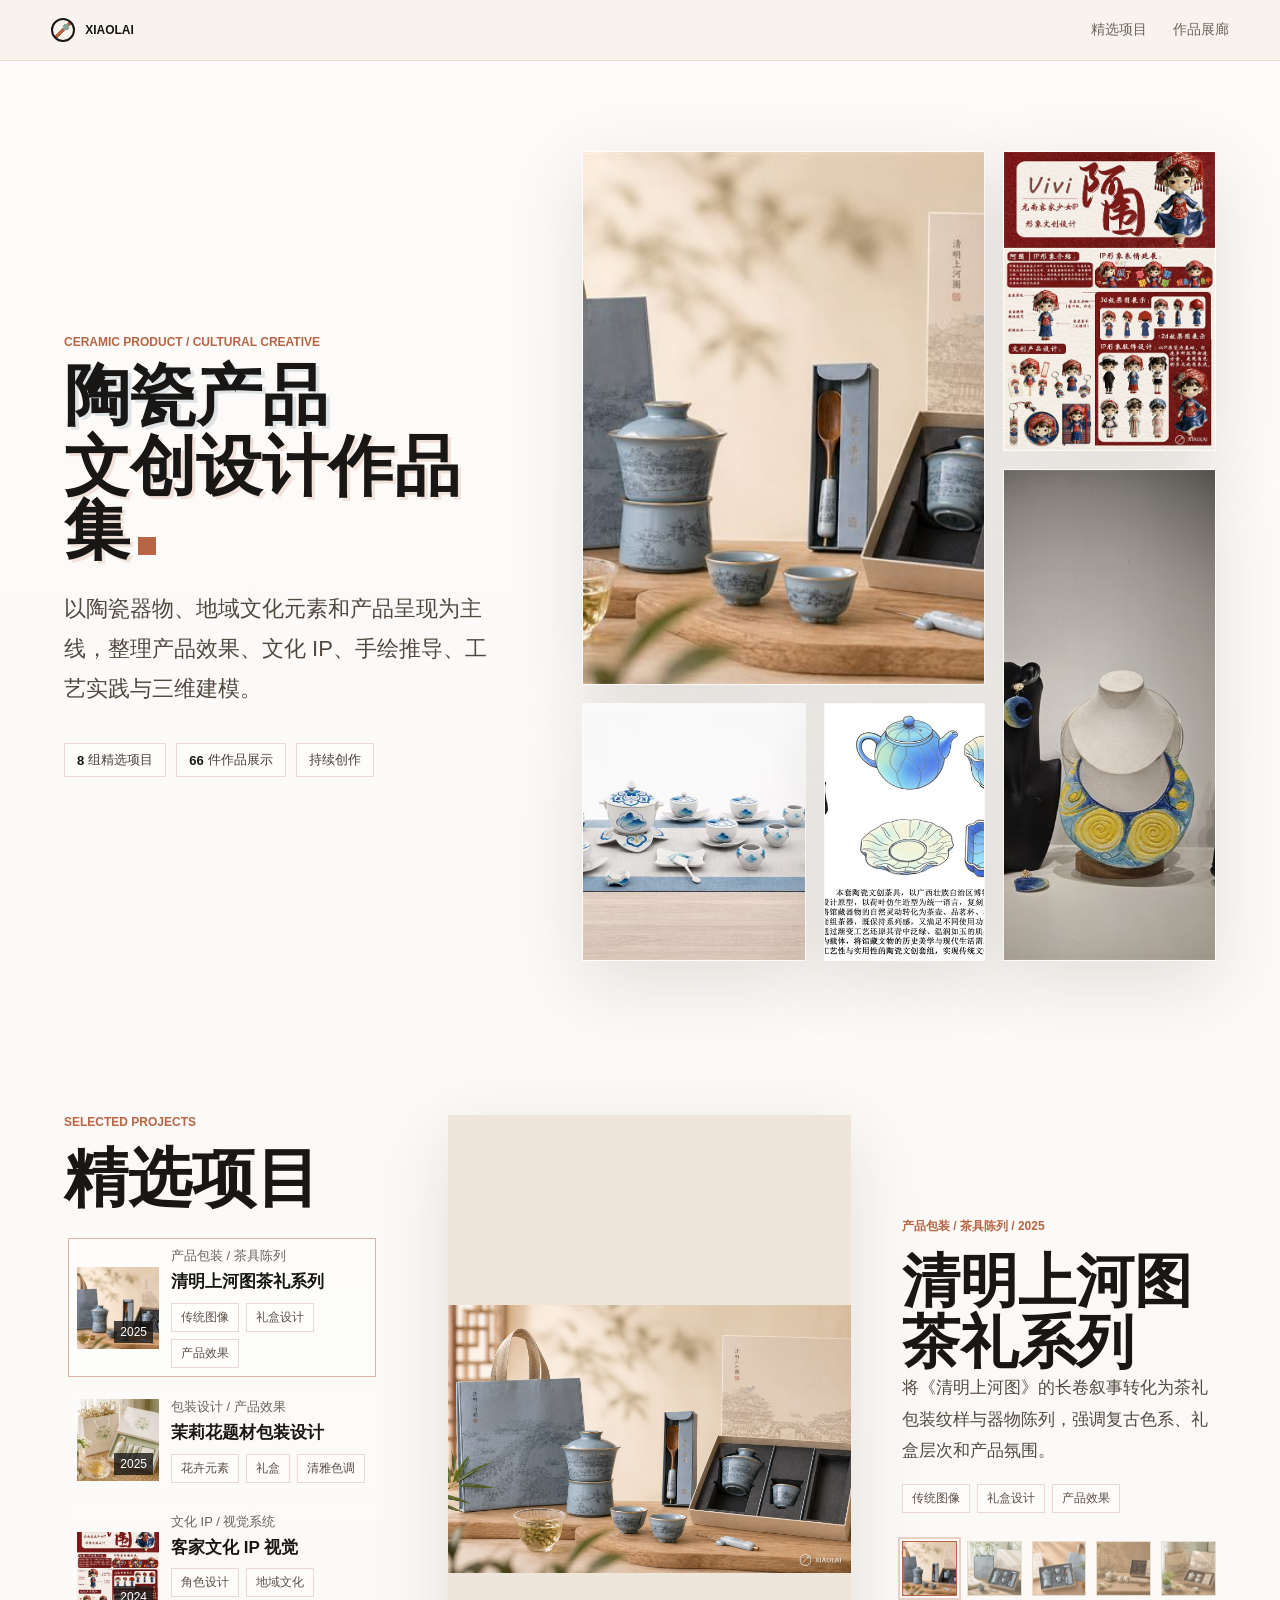
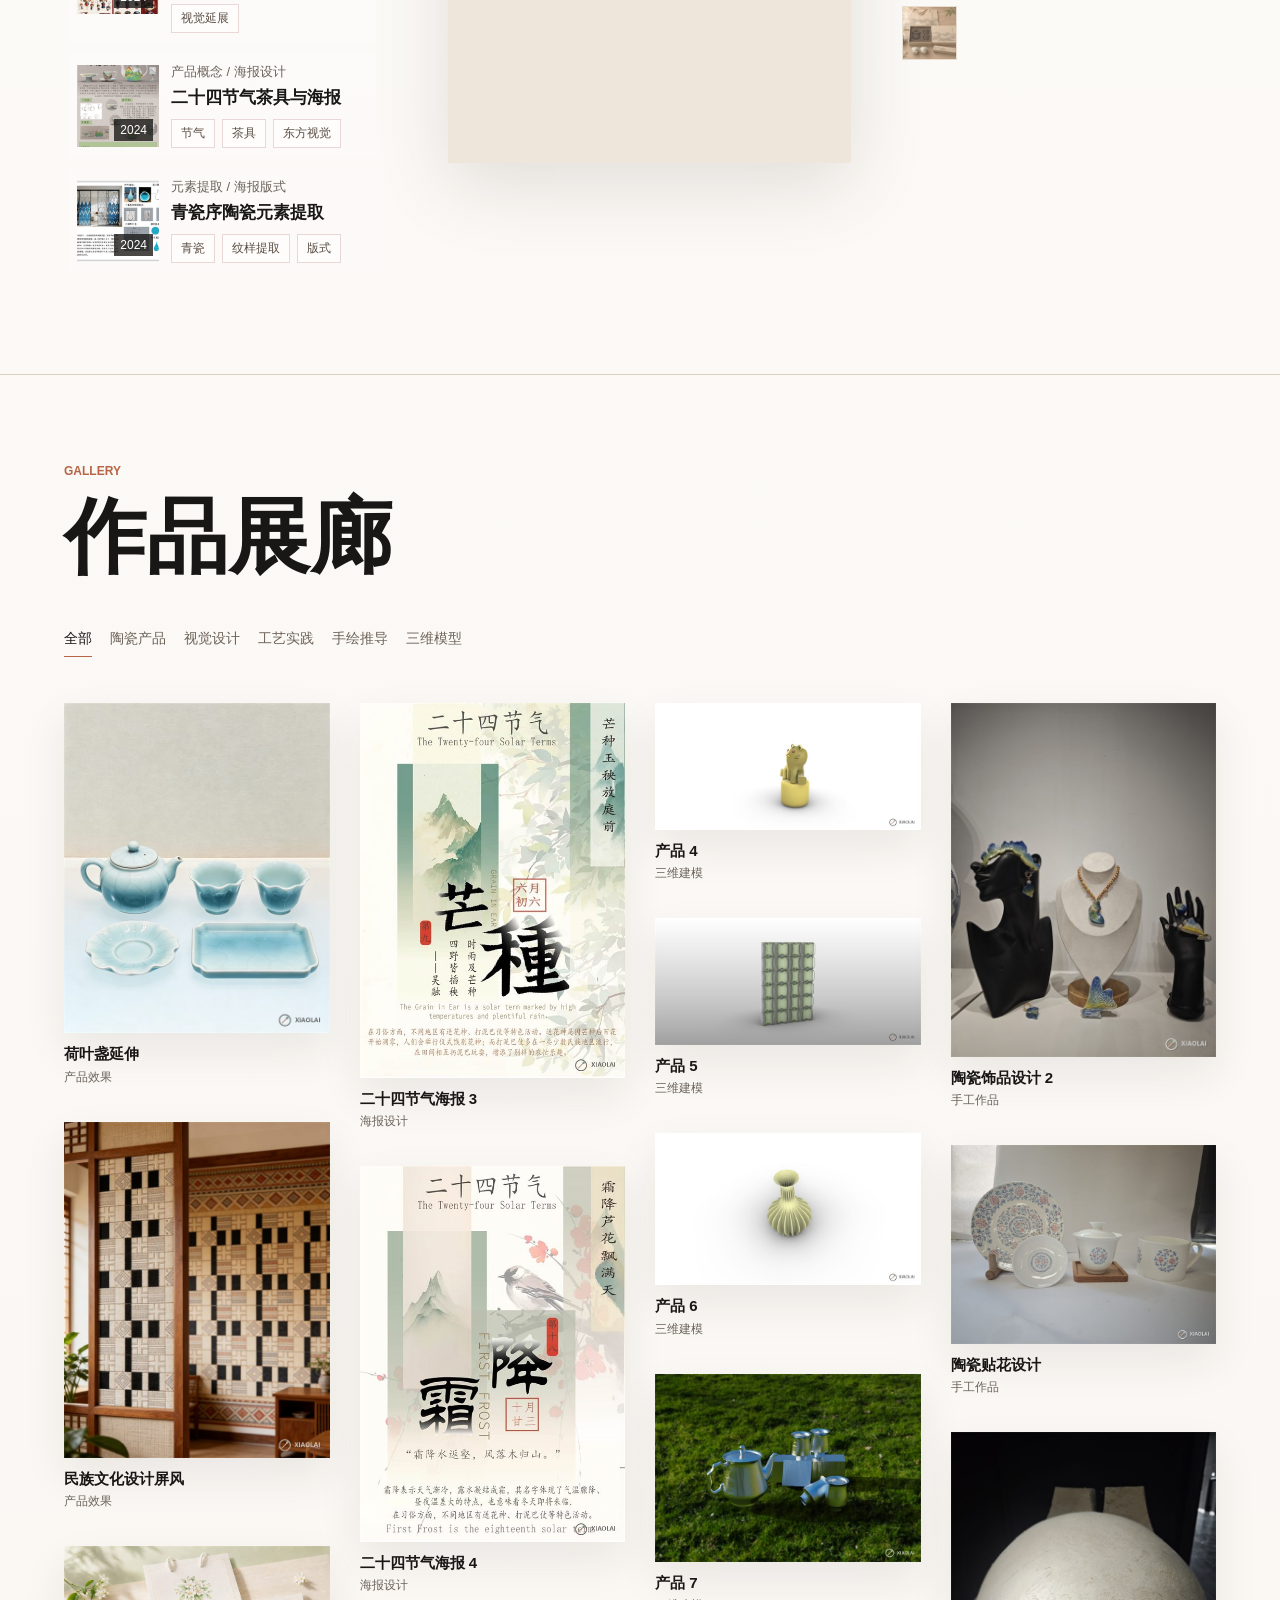
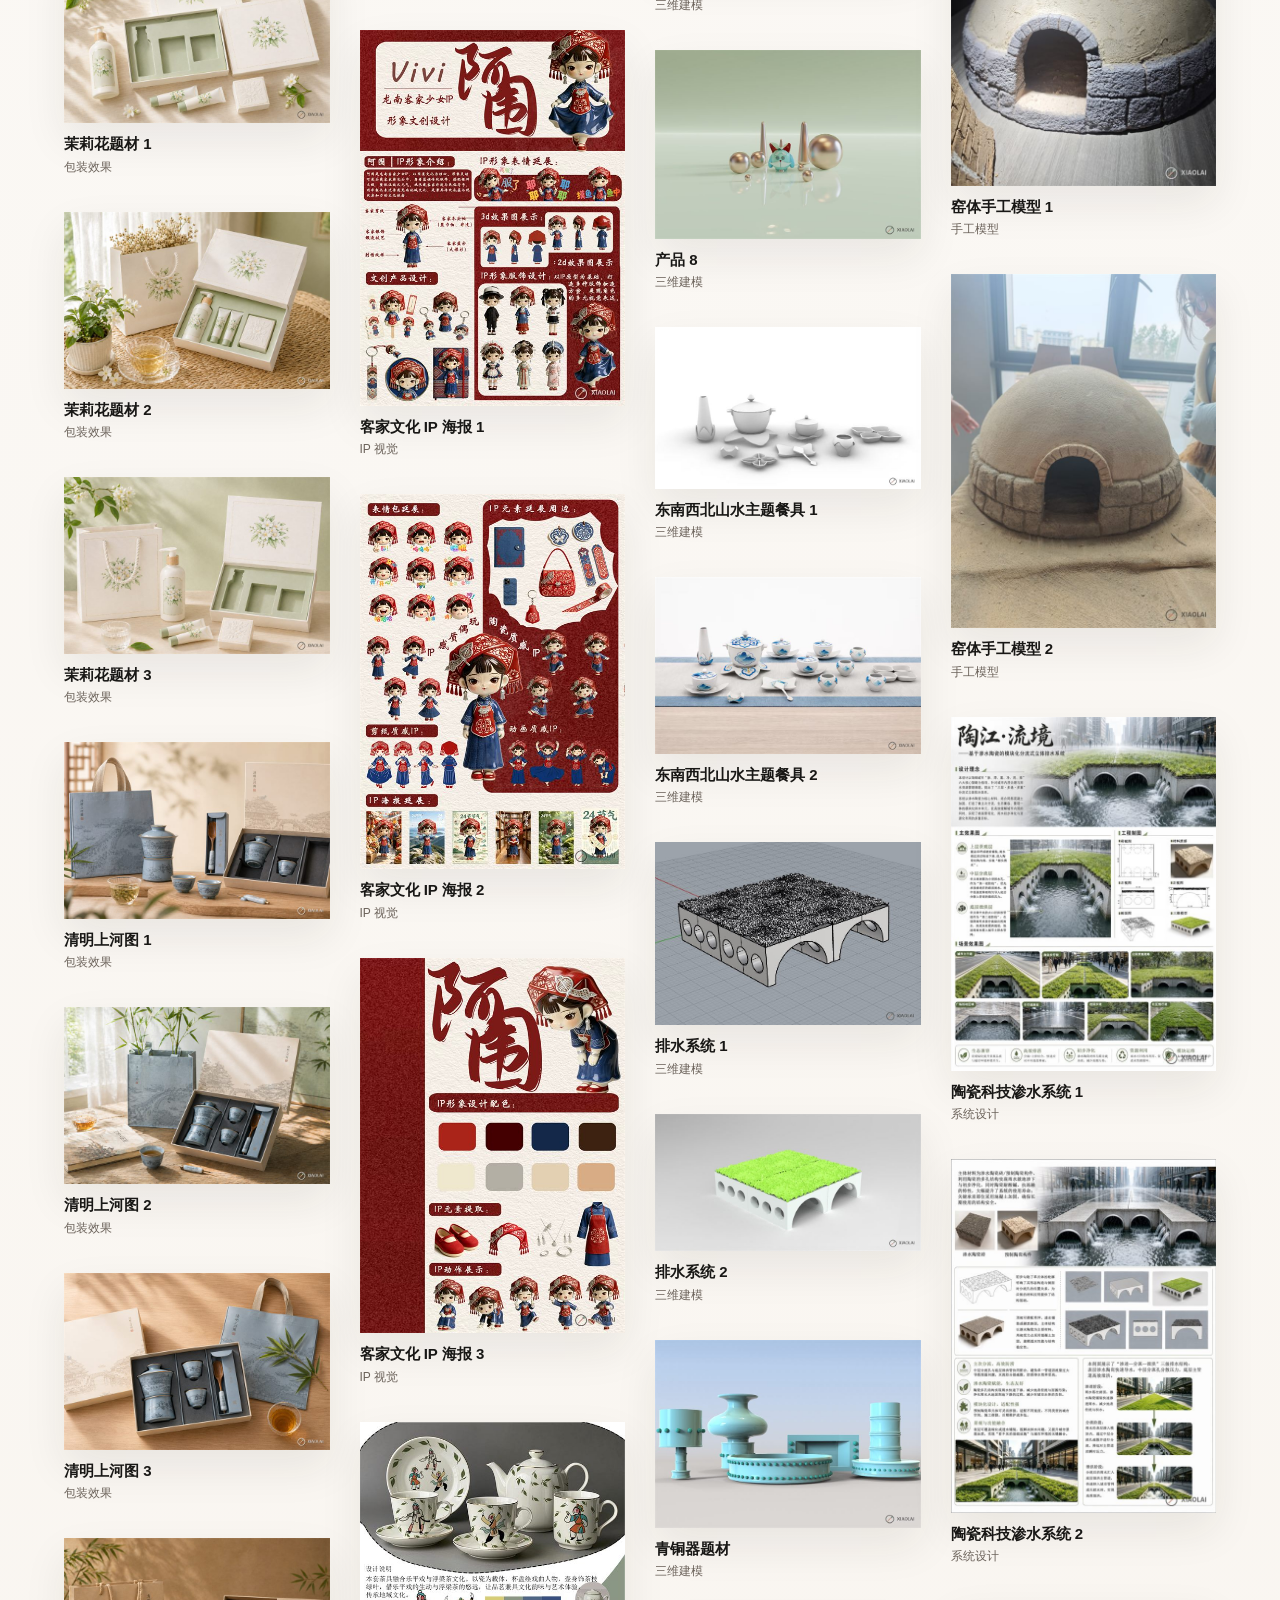
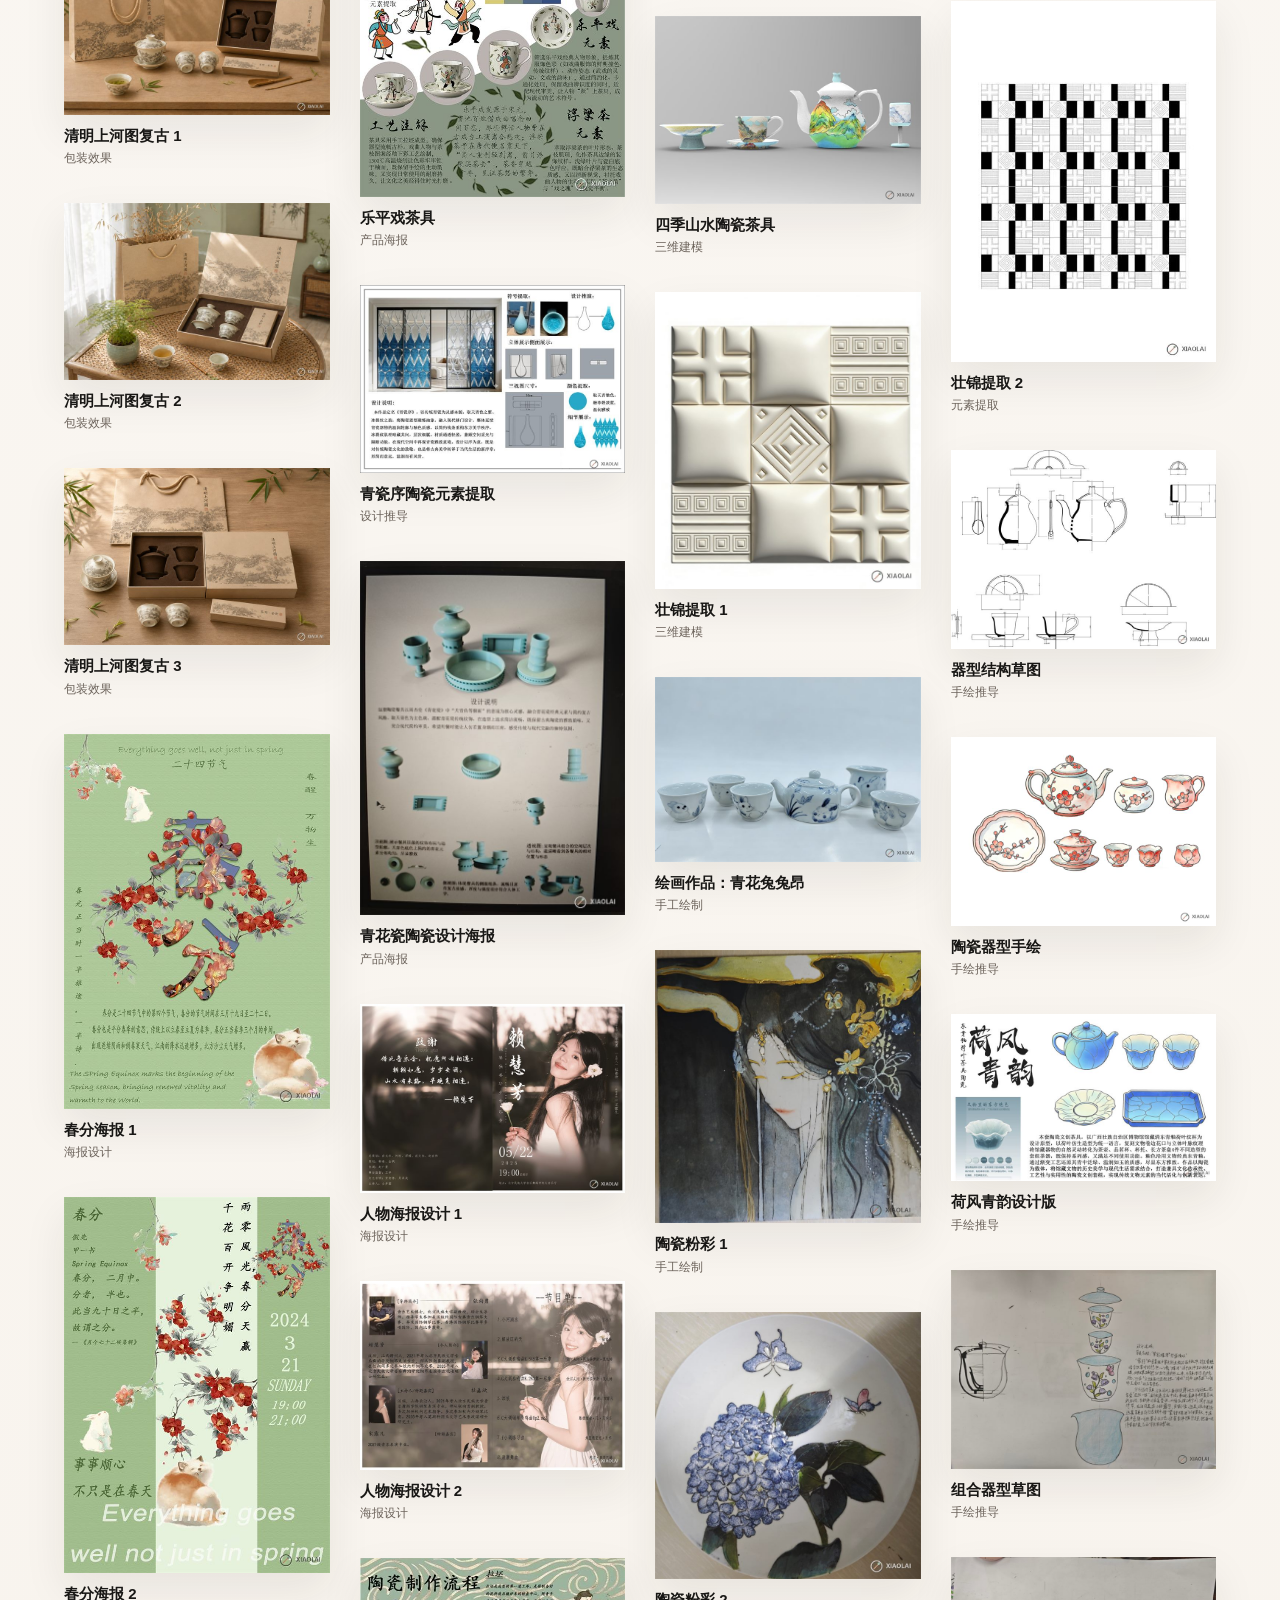
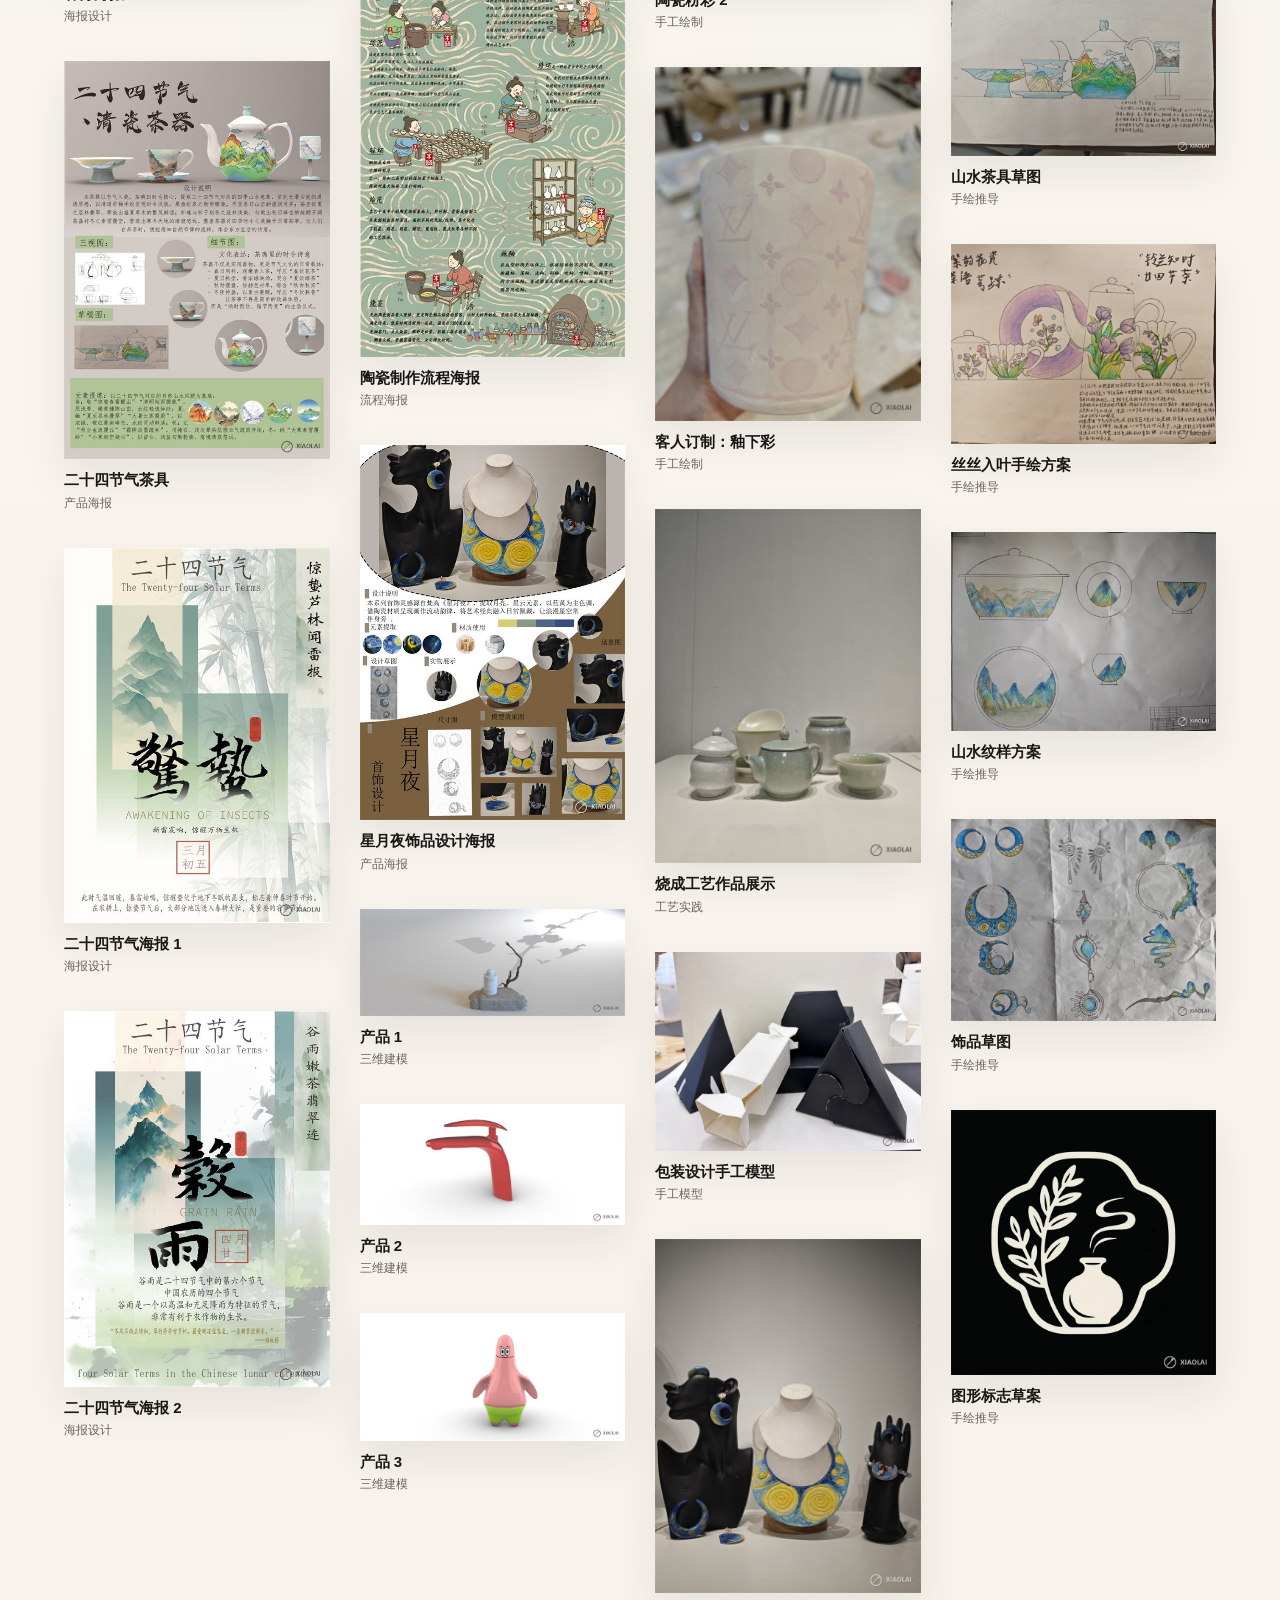
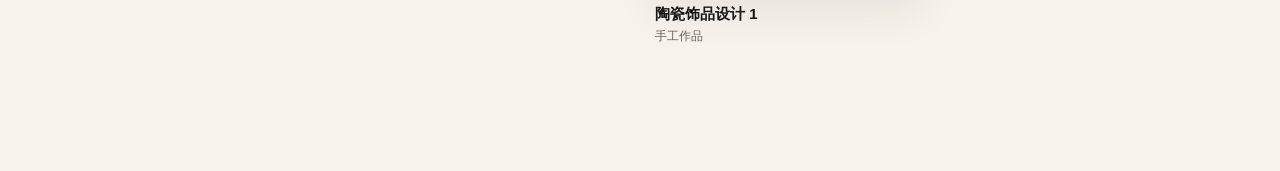
<file: index.html>
<!doctype html>
<html lang="zh-CN">
  <head>
    <meta charset="utf-8" />
    <meta name="viewport" content="width=device-width, initial-scale=1" />
    <meta name="color-scheme" content="light" />
    <meta name="description" content="陶瓷产品与文创设计作品集，整理产品效果、文化 IP、手绘推导、工艺实践与三维建模作品。" />
    <meta property="og:title" content="Xiaolai | Ceramic Product & Cultural Creative Design" />
    <meta property="og:description" content="陶瓷产品与文创设计作品集，整理产品效果、文化 IP、手绘推导、工艺实践与三维建模作品。" />
    <meta property="og:type" content="website" />
    <meta property="og:image" content="assets/thumbs/render-06.jpg?v=20260517-wm1" />
    <title>Xiaolai | Ceramic Product & Cultural Creative Design</title>
    <link rel="icon" href="favicon.svg" type="image/svg+xml" />
    <link rel="stylesheet" href="styles.css?v=20260517-14" />
  </head>
  <body>
    <header class="site-header" aria-label="作品集导航">
      <a class="brand" href="#top" aria-label="回到首页">
        <span class="brand-mark"></span>
        <span>Xiaolai</span>
      </a>
      <nav class="nav-links" aria-label="页面导航">
        <a href="#projects">精选项目</a>
        <a href="#gallery">作品展廊</a>
      </nav>
    </header>

    <main id="top">
      <section class="hero" aria-labelledby="hero-title">
        <div class="hero-copy">
          <p class="eyebrow">Ceramic Product / Cultural Creative</p>
          <h1 id="hero-title" class="hero-title" aria-label="陶瓷产品文创设计作品集">
            <span class="hero-title-line hero-title-primary">陶瓷产品</span>
            <span class="hero-title-line hero-title-secondary">文创设计作品集</span>
          </h1>
          <p class="hero-lead">
            以陶瓷器物、地域文化元素和产品呈现为主线，整理产品效果、文化 IP、手绘推导、工艺实践与三维建模。
          </p>
          <div class="hero-meta" aria-label="作品集概览">
            <span><strong id="project-count">8</strong> 组精选项目</span>
            <span><strong id="asset-count">66</strong> 件作品展示</span>
            <span>持续创作</span>
          </div>
        </div>
        <div class="hero-board" aria-label="代表作品拼贴">
          <img class="hero-img hero-img-a" src="assets/thumbs/render-06.jpg?v=20260517-wm1" alt="清明上河图茶具礼盒效果图" />
          <img class="hero-img hero-img-b" src="assets/thumbs/poster-08.jpg?v=20260517-wm1" alt="客家文化 IP 海报" />
          <img class="hero-img hero-img-c" src="assets/thumbs/craft-07.jpg?v=20260517-wm1" alt="陶瓷饰品手工作品" />
          <img class="hero-img hero-img-d" src="assets/thumbs/model-10.jpg?v=20260517-wm1" alt="山水主题餐具三维建模" />
          <img class="hero-img hero-img-e" src="assets/thumbs/sketch-04.jpg?v=20260517-wm1" alt="陶瓷设计手绘推导" />
        </div>
      </section>

      <section id="projects" class="section-shell selected-section">
        <div class="project-browser">
          <div class="project-chooser">
            <div class="section-heading project-heading">
              <p class="eyebrow">Selected Projects</p>
              <h2>精选项目</h2>
            </div>
            <div id="project-grid" class="project-grid" aria-label="精选项目切换"></div>
          </div>
          <section id="project-detail" class="detail-section" aria-live="polite"></section>
        </div>
      </section>

      <section id="gallery" class="section-shell gallery-section">
        <div class="gallery-heading">
          <p class="eyebrow">Gallery</p>
          <h2>作品展廊</h2>
        </div>
        <div id="gallery-filters" class="gallery-filter" role="list" aria-label="作品类别"></div>
        <div id="gallery-grid" class="gallery-grid"></div>
      </section>

    </main>

    <div id="lightbox" class="lightbox" aria-hidden="true">
      <button class="lightbox-close" type="button" aria-label="关闭图片预览">×</button>
      <figure>
        <img id="lightbox-image" alt="" />
        <figcaption id="lightbox-caption"></figcaption>
      </figure>
    </div>

    <script src="data.js?v=20260517-14"></script>
    <script src="app.js?v=20260517-14"></script>
  </body>
</html>
</file>
<file: styles.css>
:root {
  --ink: #181715;
  --muted: #6b625a;
  --paper: #f7f2eb;
  --paper-deep: #ece0d4;
  --line: #ded0c0;
  --celadon: #87a898;
  --clay: #b86545;
  --lacquer: #8d2e2d;
  --blue: #42677a;
  --shadow: 0 22px 70px rgba(55, 38, 22, 0.13);
  font-family:
    "Inter", "Aptos", "Segoe UI", "Microsoft YaHei UI", "Microsoft YaHei", sans-serif;
}

* {
  box-sizing: border-box;
}

html {
  scroll-behavior: smooth;
}

body {
  margin: 0;
  background:
    linear-gradient(180deg, rgba(255, 255, 255, 0.72), rgba(247, 242, 235, 0.94)),
    var(--paper);
  color: var(--ink);
  overflow-x: hidden;
}

body.no-scroll {
  overflow: hidden;
}

img {
  display: block;
  max-width: 100%;
}

button,
a {
  color: inherit;
}

button {
  font: inherit;
}

.site-header {
  position: sticky;
  top: 0;
  z-index: 10;
  display: flex;
  align-items: center;
  justify-content: space-between;
  gap: 24px;
  padding: 18px clamp(18px, 4vw, 56px);
  background: rgba(247, 242, 235, 0.82);
  border-bottom: 1px solid rgba(222, 208, 192, 0.75);
  backdrop-filter: blur(18px);
}

.brand {
  display: inline-flex;
  align-items: center;
  gap: 10px;
  text-decoration: none;
  text-transform: uppercase;
  font-size: 12px;
  letter-spacing: 0;
  font-weight: 700;
}

.brand-mark {
  width: 24px;
  height: 24px;
  border: 2px solid var(--ink);
  border-radius: 50%;
  background:
    radial-gradient(circle at 66% 35%, var(--celadon) 0 17%, transparent 18%),
    linear-gradient(135deg, transparent 0 44%, var(--clay) 45% 55%, transparent 56%);
}

.nav-links {
  display: flex;
  gap: clamp(12px, 2vw, 26px);
  font-size: 14px;
}

.nav-links a {
  text-decoration: none;
  color: var(--muted);
}

.nav-links a:hover {
  color: var(--ink);
}

.hero {
  min-height: calc(100vh - 64px);
  display: grid;
  grid-template-columns: minmax(280px, 0.82fr) minmax(420px, 1.18fr);
  gap: clamp(28px, 6vw, 86px);
  align-items: center;
  padding: clamp(48px, 7vw, 92px) clamp(18px, 5vw, 72px) clamp(34px, 5vw, 66px);
}

.hero-copy {
  min-width: 0;
  max-width: 620px;
}

.eyebrow {
  margin: 0 0 16px;
  color: var(--clay);
  font-size: 12px;
  font-weight: 700;
  text-transform: uppercase;
  letter-spacing: 0;
}

h1,
h2,
h3,
p {
  margin-top: 0;
}

.hero-title {
  max-width: 540px;
  margin-bottom: 24px;
  color: var(--ink);
  font-family:
    "Source Han Serif SC", "Noto Serif CJK SC", "Songti SC", "STSong", "SimSun",
    serif;
  font-size: 66px;
  font-weight: 900;
  line-height: 0.98;
  letter-spacing: 0;
  text-rendering: geometricPrecision;
}

.hero-title-line {
  display: block;
  position: relative;
  width: max-content;
  max-width: 100%;
}

.hero-title-primary {
  text-shadow: 0.055em 0.045em 0 rgba(66, 103, 122, 0.16);
}

.hero-title-secondary {
  margin-top: 6px;
  text-shadow: 0.05em 0.04em 0 rgba(184, 101, 69, 0.16);
}

.hero-title-secondary::after {
  content: "";
  display: inline-block;
  width: 0.28em;
  height: 0.28em;
  margin-left: 0.12em;
  background: var(--clay);
  transform: translateY(0.03em);
}

.hero-lead {
  max-width: 540px;
  color: #514940;
  font-size: clamp(17px, 2vw, 22px);
  line-height: 1.82;
  overflow-wrap: break-word;
}

.hero-meta {
  display: flex;
  flex-wrap: wrap;
  gap: 10px;
  margin-top: 34px;
}

.hero-meta span,
.tag-row span {
  display: inline-flex;
  align-items: center;
  min-height: 32px;
  padding: 7px 12px;
  border: 1px solid rgba(141, 46, 45, 0.18);
  background: rgba(255, 255, 255, 0.52);
  color: #4b4038;
  font-size: 13px;
}

.hero-meta strong {
  margin-right: 4px;
  color: var(--ink);
}

.hero-board {
  min-height: min(72vh, 710px);
  display: grid;
  grid-template-columns: 1fr 0.72fr 0.95fr;
  grid-template-rows: 0.88fr 0.72fr 0.86fr;
  gap: clamp(10px, 1.4vw, 18px);
}

.hero-img {
  width: 100%;
  height: 100%;
  object-fit: cover;
  border: 1px solid rgba(255, 255, 255, 0.62);
  box-shadow: var(--shadow);
}

.hero-img-a {
  grid-column: 1 / 3;
  grid-row: 1 / 3;
}

.hero-img-b {
  grid-column: 3;
  grid-row: 1;
}

.hero-img-c {
  grid-column: 3;
  grid-row: 2 / 4;
}

.hero-img-d {
  grid-column: 1;
  grid-row: 3;
}

.hero-img-e {
  grid-column: 2;
  grid-row: 3;
}

.section-shell {
  max-width: 1480px;
  margin: 0 auto;
  padding: clamp(46px, 7vw, 96px) clamp(18px, 5vw, 72px);
}

.section-heading {
  display: flex;
  justify-content: space-between;
  align-items: end;
  gap: 24px;
  margin-bottom: clamp(24px, 4vw, 44px);
}

.section-heading h2,
.detail-copy h2,
.gallery-heading h2 {
  margin: 0;
  font-size: clamp(28px, 4.8vw, 58px);
  line-height: 1.05;
  letter-spacing: 0;
}

.gallery-section {
  border-top: 1px solid var(--line);
}

.gallery-heading {
  max-width: 860px;
  margin-bottom: clamp(22px, 4vw, 42px);
}

.gallery-heading h2 {
  font-size: clamp(38px, 6.5vw, 82px);
}

.project-browser {
  display: grid;
  grid-template-columns: minmax(240px, 320px) minmax(0, 1fr);
  gap: clamp(28px, 5vw, 70px);
  align-items: start;
}

.project-chooser {
  position: sticky;
  top: 92px;
  align-self: start;
}

.project-heading {
  display: block;
  margin-bottom: 22px;
}

.project-heading h2 {
  max-width: 260px;
  font-size: clamp(34px, 5vw, 64px);
}

.project-grid {
  display: grid;
  grid-template-columns: 1fr;
  gap: 12px;
  max-height: calc(100vh - 250px);
  overflow-y: auto;
  padding: 4px 8px 4px 4px;
}

.project-card {
  position: relative;
  display: grid;
  grid-template-columns: 82px minmax(0, 1fr);
  gap: 12px;
  align-items: center;
  min-width: 0;
  padding: 8px;
  border: 1px solid transparent;
  background: rgba(255, 255, 255, 0.28);
  cursor: pointer;
  transition: border-color 180ms ease, background 180ms ease;
}

.project-trigger {
  position: relative;
  width: 100%;
  aspect-ratio: 1;
  padding: 0;
  overflow: hidden;
  border: 0;
  background: #ede4d9;
  cursor: pointer;
}

.project-trigger img,
.gallery-item img,
.mini-thumb img {
  width: 100%;
  height: 100%;
  object-fit: cover;
}

.project-trigger img {
  transition: transform 420ms ease, filter 420ms ease;
}

.project-card:hover .project-trigger img,
.project-card.is-active .project-trigger img {
  transform: scale(1.035);
  filter: saturate(1.06) contrast(1.03);
}

.project-card.is-active {
  border-color: rgba(184, 101, 69, 0.48);
  background: rgba(255, 255, 255, 0.58);
}

.project-index {
  position: absolute;
  right: 6px;
  bottom: 6px;
  padding: 4px 6px;
  background: rgba(24, 23, 21, 0.78);
  color: #fff;
  font-size: 12px;
}

.project-card-copy {
  padding-top: 0;
}

.project-card-copy p {
  margin-bottom: 7px;
  color: var(--muted);
  font-size: 13px;
}

.project-card-copy h3 {
  margin-bottom: 10px;
  font-size: 17px;
  line-height: 1.22;
}

.tag-row {
  display: flex;
  flex-wrap: wrap;
  gap: 7px;
}

.tag-row span {
  min-height: 26px;
  padding: 5px 9px;
  background: rgba(255, 255, 255, 0.48);
  color: #5a4d43;
  font-size: 12px;
}

.detail-section {
  display: grid;
  grid-template-columns: minmax(320px, 1fr) minmax(280px, 0.78fr);
  gap: clamp(28px, 4vw, 56px);
  align-items: center;
}

.detail-media {
  min-height: 420px;
  display: flex;
  align-items: center;
}

.detail-main-image {
  width: 100%;
  height: min(72vh, 760px);
  object-fit: contain;
  background: #eee5db;
  box-shadow: var(--shadow);
}

.detail-copy p:not(.eyebrow) {
  color: #514940;
  font-size: 17px;
  line-height: 1.85;
}

.mini-gallery {
  display: grid;
  grid-template-columns: repeat(5, minmax(0, 1fr));
  gap: 10px;
  margin-top: 28px;
}

.mini-thumb {
  aspect-ratio: 1;
  padding: 0;
  border: 1px solid rgba(222, 208, 192, 0.9);
  background: #efe6da;
  cursor: pointer;
  opacity: 0.72;
  transition: border-color 180ms ease, opacity 180ms ease, transform 180ms ease;
}

.mini-thumb:hover,
.mini-thumb.is-active {
  opacity: 1;
}

.mini-thumb.is-active {
  border-color: var(--clay);
  outline: 2px solid rgba(184, 101, 69, 0.28);
  outline-offset: 2px;
}

.mini-thumb:focus-visible {
  outline: 2px solid var(--clay);
  outline-offset: 3px;
}

.gallery-filter {
  display: flex;
  flex-wrap: wrap;
  gap: 18px;
  margin-bottom: clamp(26px, 4vw, 46px);
}

.gallery-filter-button {
  min-height: 34px;
  padding: 4px 0;
  border: 0;
  border-bottom: 1px solid transparent;
  background: transparent;
  color: #6d6258;
  cursor: pointer;
  font-size: 14px;
}

.gallery-filter-button:hover,
.gallery-filter-button.is-active {
  border-bottom-color: var(--clay);
  color: var(--ink);
}

.gallery-grid {
  columns: 4 220px;
  column-gap: clamp(18px, 2.4vw, 30px);
}

.gallery-item {
  width: 100%;
  display: inline-block;
  margin: 0 0 clamp(22px, 3vw, 34px);
  padding: 0;
  break-inside: avoid;
  border: 0;
  background: transparent;
  text-align: left;
  cursor: zoom-in;
}

.gallery-item img {
  width: 100%;
  height: auto;
  background: #efe6da;
  box-shadow: 0 18px 40px rgba(43, 34, 27, 0.08);
  transition: transform 260ms ease, filter 260ms ease, box-shadow 260ms ease;
}

.gallery-item:hover img {
  transform: translateY(-3px);
  filter: saturate(1.04) contrast(1.02);
  box-shadow: 0 24px 52px rgba(43, 34, 27, 0.12);
}

.gallery-item span {
  display: grid;
  gap: 4px;
  padding: 11px 0 2px;
}

.gallery-item strong {
  font-size: 15px;
  line-height: 1.35;
}

.gallery-item em {
  color: var(--muted);
  font-size: 12px;
  font-style: normal;
}

code {
  padding: 2px 5px;
  background: rgba(255, 255, 255, 0.56);
  color: #3d332d;
}

.lightbox {
  position: fixed;
  inset: 0;
  z-index: 20;
  display: none;
  place-items: center;
  padding: 28px;
  background: rgba(15, 13, 11, 0.86);
}

.lightbox[aria-hidden="false"] {
  display: grid;
}

.lightbox figure {
  width: min(1120px, 94vw);
  max-height: 92vh;
  margin: 0;
}

.lightbox img {
  width: 100%;
  max-height: 84vh;
  object-fit: contain;
}

.lightbox figcaption {
  padding-top: 12px;
  color: #f7f2eb;
  font-size: 14px;
  text-align: center;
}

.lightbox-close {
  position: fixed;
  top: 18px;
  right: 18px;
  width: 42px;
  height: 42px;
  border: 1px solid rgba(255, 255, 255, 0.45);
  border-radius: 50%;
  background: rgba(255, 255, 255, 0.1);
  color: #fff;
  font-size: 28px;
  line-height: 1;
  cursor: pointer;
}

@media (max-width: 1080px) {
  .hero,
  .detail-section {
    grid-template-columns: 1fr;
  }

  .project-browser {
    grid-template-columns: 1fr;
  }

  .project-chooser {
    position: static;
    width: 100%;
    max-width: 100%;
    min-width: 0;
  }

  .project-grid {
    grid-template-columns: repeat(2, minmax(0, 1fr));
    max-height: none;
    overflow: visible;
  }

  .hero {
    min-height: auto;
  }

  .hero-board {
    min-height: 62vh;
  }

}

@media (max-width: 720px) {
  .site-header {
    align-items: flex-start;
    flex-direction: column;
    padding-block: 14px;
  }

  .nav-links {
    width: 100%;
    justify-content: space-between;
  }

  .hero {
    padding-top: 34px;
  }

  .hero-title {
    font-size: 46px;
    line-height: 1;
  }

  .hero-board {
    min-height: 480px;
    grid-template-columns: 1fr 1fr;
    grid-template-rows: 1.1fr 0.9fr 0.8fr;
  }

  .hero-img-a {
    grid-column: 1 / 3;
    grid-row: 1;
  }

  .hero-img-b {
    grid-column: 1;
    grid-row: 2;
  }

  .hero-img-c {
    grid-column: 2;
    grid-row: 2 / 4;
  }

  .hero-img-d {
    grid-column: 1;
    grid-row: 3;
  }

  .hero-img-e {
    display: none;
  }

  .project-grid {
    position: sticky;
    top: 86px;
    z-index: 6;
    display: flex;
    gap: 10px;
    width: 100%;
    max-width: 100%;
    margin: 0 0 26px;
    padding: 10px 0;
    overflow-x: auto;
    overflow-y: hidden;
    background: rgba(247, 242, 235, 0.92);
    border-block: 1px solid rgba(222, 208, 192, 0.76);
    backdrop-filter: blur(16px);
    scroll-snap-type: x proximity;
  }

  .project-card {
    flex: 0 0 min(76vw, 270px);
    grid-template-columns: 76px minmax(0, 1fr);
    scroll-snap-align: start;
  }

  .project-card .tag-row {
    display: none;
  }

  .detail-media {
    min-height: 0;
  }

  .detail-main-image {
    height: 62vh;
  }

  .mini-gallery {
    grid-template-columns: repeat(4, minmax(0, 1fr));
  }
}

@media (max-width: 480px) {
  .site-header {
    gap: 16px;
    padding-inline: 20px;
  }

  .nav-links {
    display: grid;
    grid-template-columns: repeat(2, 1fr);
    gap: 8px;
    font-size: 13px;
  }

  .nav-links a {
    text-align: center;
  }

  .nav-links a:first-child {
    text-align: left;
  }

  .nav-links a:last-child {
    text-align: right;
  }

  .hero-title {
    font-size: 37px;
    line-height: 1.03;
    margin-bottom: 20px;
  }

  .hero-lead {
    font-size: 16px;
    line-height: 1.75;
  }

  .hero-meta span {
    min-height: 34px;
    padding-inline: 10px;
  }
}
</file>
